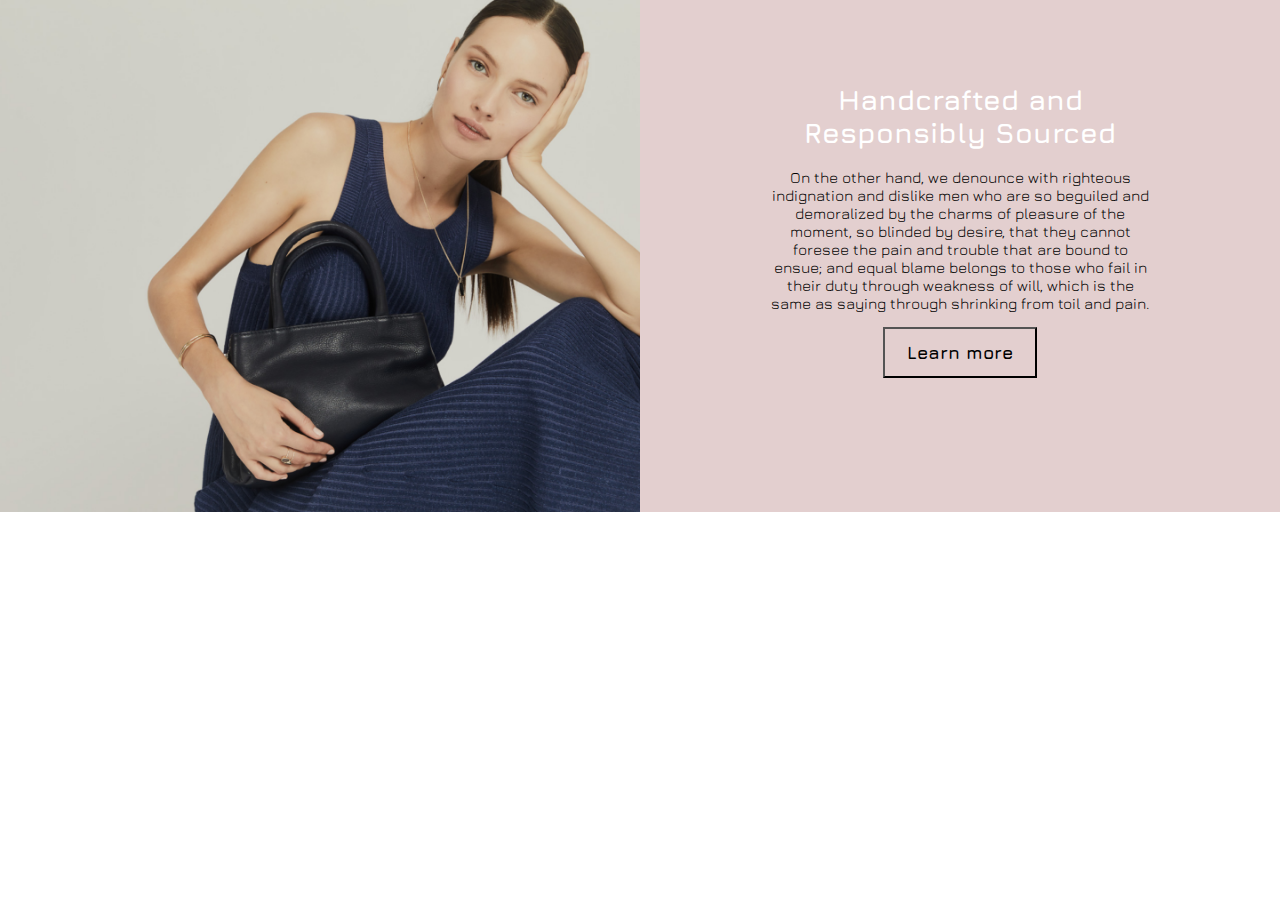
<file: task1/index.html>
<!DOCTYPE html>
<html lang="en">
<head>
    <meta charset="UTF-8">
    <meta http-equiv="X-UA-Compatible" content="IE=edge">
    <meta name="viewport" content="width=device-width, initial-scale=1.0">
    <link rel="stylesheet" href="./style.css">
    <link href="https://fonts.googleapis.com/css2?family=Jura:wght@600;700&display=swap" rel="stylesheet">
    
    
    
    <title>Task 1 Read more</title>
</head>
<body>

    <div class="main">
        <div class="image">
            <img class="image" src="task1imgd.png">
        </div>
        <div class="text" id="text">
            <h1 class="heading">Handcrafted and Responsibly Sourced</h1>
            <p class="paragraph">On the other hand, we denounce with righteous indignation and dislike men who are so beguiled and demoralized by the charms of
                 pleasure of the moment, so blinded by desire, that they cannot foresee the pain and trouble that are bound to ensue;
                  and equal blame belongs to those who fail in their duty through weakness of will, which is the same as saying through shrinking
                   from toil and pain. </p>
                   <span class="read-more" id="read-more">On the other hand, we denounce with righteous indignation and dislike men who are so beguiled and demoralized by the charms of
                    pleasure of the moment, so blinded by desire, that they cannot foresee the pain and trouble that are bound to ensue;
                     and equal blame belongs to those who fail in their duty through weakness of will, which is the same as saying through shrinking
                      from toil and pain.</span>
                   
            <button onclick="return show_text()" id="learn-more-button" class="learn-more-button"><strong>Learn more</strong></button>
        </div>
    </div>
    
      <script src="script.js"></script>
    
    </body>
    
    </html>
</file>
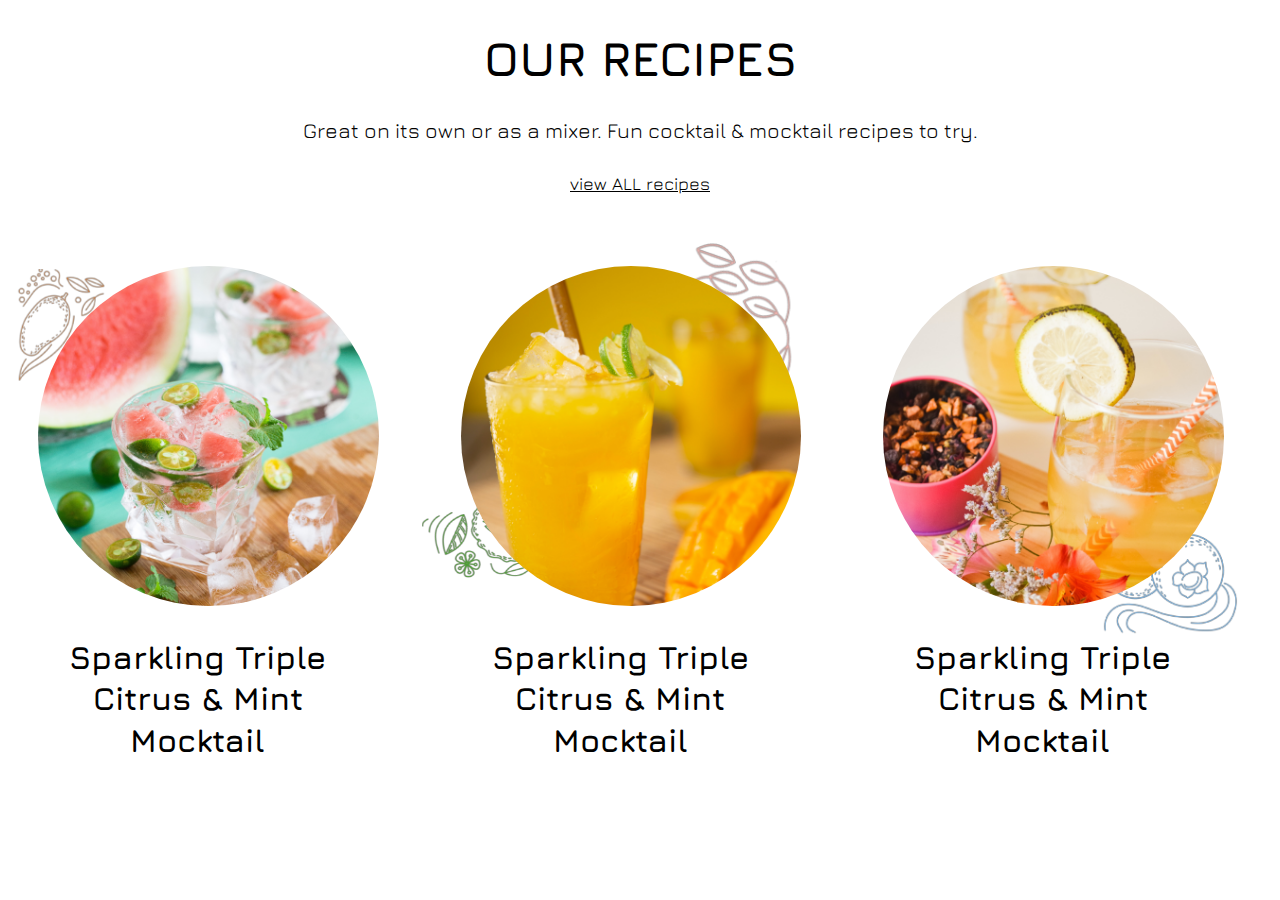
<file: task2/index.html>
<!DOCTYPE html>
<html lang="en">
<head>
    <meta charset="UTF-8">
    <meta http-equiv="X-UA-Compatible" content="IE=edge">
    <meta name="viewport" content="width=device-width, initial-scale=1.0">
    <link rel="stylesheet" href="./style.css">
    <link href="https://fonts.googleapis.com/css2?family=Jura:wght@600;700&display=swap" rel="stylesheet">
    
    
    
    <title>Task 2 recepies</title>
</head>
<body>

    <div class="header">
        <h1 class="headingone">OUR RECIPES</h1>
        <h4 class="headingtwo">Great on its own or as a mixer. Fun cocktail & mocktail recipes to try.</h4>
        <p class="headingthree">view ALL recipes</p>
    </div>

    <div class="main">
        <div class="imageone">
            <img class="image" src="image 5.png">
            <h2>Sparkling Triple Citrus & Mint Mocktail</h2>
            <img class="imgone" src="image 33.png">
        </div>
        <div class="imageone">
            <img class="image" src="image 7.png">
            <h2>Sparkling Triple Citrus & Mint Mocktail</h2>
            <img class="imgtwo" src="image 35.png">
            <img class="imgthree" src="image 37.png">
        </div>
        <div class="imageone">
            <img class="image" src="image 10.png">
            <h2>Sparkling Triple Citrus & Mint Mocktail</h2>
            <img class="imgfour" src="image 38.png">
            
        </div>
    </div>
        
    
      <script src="script.js"></script>
    
    </body>
    
    </html>
</file>
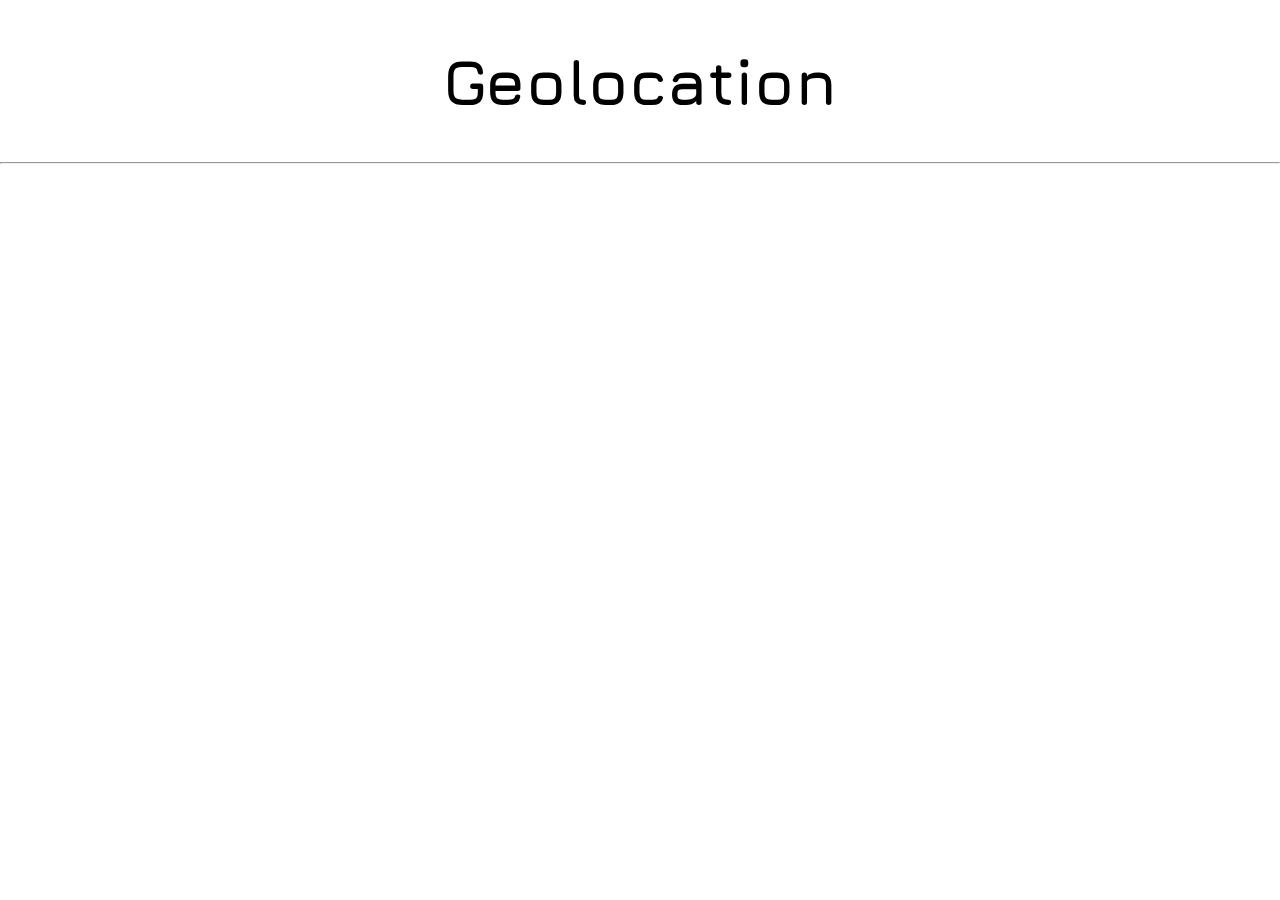
<file: task3/index.html>
<!DOCTYPE html>
<html lang="en">
<head>
    <meta charset="UTF-8">
    <meta http-equiv="X-UA-Compatible" content="IE=edge">
    <meta name="viewport" content="width=device-width, initial-scale=1.0">
    <link rel="stylesheet" href="./style.css">
    <link href="https://fonts.googleapis.com/css2?family=Jura:wght@600;700&display=swap" rel="stylesheet">
    
    
    
    
        <title>Task 3 Geolocation</title>
    </head>
    <body>
        <h1>Geolocation</h1>
        <hr>
        <h4 id="message"></h4>
        <p id="country"> </p>
        <p id="city"> </p>
        <script src="script.js" ></script>
        
    
</body>
</html>
</file>
<file: task1/style.css>
body{
    margin: 0px;
    
}

.main{
    display: flex;
    
}

.image{
    width: 50vw;
    height: 35w;
}
.text{
    background-color: #E3CFCF;
    text-align: center;
    padding-left: 10vw;
    padding-right: 10vw;
    padding-top: 5vw;
    height: 35vw;
}

.heading{
    font-family: 'Jura', sans-serif;
    color: white;
    font-size: 2.2vw;
    
    text-align: center;
}
.paragraph{
    font-family: 'Jura', sans-serif;
    color: rgb(0, 0, 0);
    font-size: 1.2vw;

}
.learn-more-button{
    width: 12vw;
    height: 4vw;
    background:transparent;
    font-family: 'Jura', sans-serif;
    color: rgb(0, 0, 0);
    font-size: 1.4vw;
    

}

.read-more{
    display: none;
    font-family: 'Jura', sans-serif;
    color: rgb(0, 0, 0);
    font-size: 1.2vw;
    
    opacity: 0;
}


@media only screen and (max-width: 377px) {

    .main{
        display: block;
    }
    .image{

        content: url(mobiletask1.png);
        width: 100vw;
    }
    .heading{
        font-size: 6.36vw;
    }
    .paragraph, .read-more{
        font-size:4.24vw;
    }
    .text{
        height: 120vw;
    }
    .learn-more-button{
        width: 35vw;
        height: 15vw;
        font-size: 4vw;
    }

    
}
</file>
<file: task2/style.css>
body{
    margin: 0px;
    
}

.header{
    text-align: center;
    height: 18.25vw;
}
.headingone{
    font-family: 'Jura', 'Sans serif';
    line-height: 110%;
    color: black;
    font-size:3.75vw ;

}
.headingtwo{
    font-family: 'Jura', 'Sans serif';
    font-weight: 400;
    line-height: 130%;
    color: black;
    font-size:1.64vw ;

}
.headingthree{
    font-family: 'Jura', 'Sans serif';
    line-height: 130%;
    color: black;
    font-size:1.4vw ;
    text-decoration: underline;

}




.main{
    display: flex;
    width: 99vw;
    
}
.imageone{
    width: 27.33vw;
    padding-left: 3vw;
    padding-right: 3vw;
    
}
.image{
    border-radius: 20vw;
    width: 26.6vw;
}
h2{
    font-family: 'Jura', 'Sans serif';
    
    line-height: 130%;
    color: black;
    font-size:2.5vw ;
    text-align: center;
    width: 24.93vw;
}
.imgone{
    top: 21vw;
    bottom: 0vw;
    position: absolute;
    left: 0vw;
    z-index: -3;
    width: 8.75vw;
}
.imgtwo{
    top: 38vw;
    bottom: 0vw;
    position: absolute;
    left: 33vw;
    z-index: -3;
    width: 8.75vw;
}


.imgthree{
    top: 19vw;
    bottom: 0vw;
    position: absolute;
    left: 51vw;
    z-index: -3;
    width: 12.75vw;
}
.imgfour{
    top: 39vw;
    bottom: 0vw;
    position: absolute;
    left: 86vw;
    z-index: -3;
    width: 10.75vw;
}








@media only screen and (max-width: 377px) {

    .main{
        display: block;
    }
    .header{
        height: 60vw;
    }
    .headingone{
        font-size: 9.5vw;
    }
    .headingtwo{
        font-size: 5.3vw;
        width: 91vw;
        margin-left: 5vw;
    }
    .headingthree{
        font-size: 5vw;
    }
    .image{
        width:90vw;
        padding-left: 5vw;
        padding-right: 5vw;
        border-radius: 50vw;
    }
    h2{
        font-size: 6.36vw;
        width: 100vw;
    }
    .imgone {
        top: 56vw;
        bottom: 0vw;
        position: absolute;
        left: 0vw;
        z-index: -3;
        width: 35vw;
    }
    .imgtwo {
        top: 252vw;
        bottom: 0vw;
        position: absolute;
        left: 3vw;
        z-index: -3;
        width: 32vw;
    }
    .imgthree {
        top: 181vw;
        bottom: 0vw;
        position: absolute;
        left: 65vw;
        z-index: -3;
        width: 36vw;
    }
    .imgfour {
        top: 365vw;
        bottom: 0vw;
        position: absolute;
        left: 71vw;
        z-index: -3;
        width: 30vw;
    }

    
}
</file>
<file: task3/style.css>
body{
    margin: 0px;
    text-align: center;
    
}

h1{
    font-family: 'Jura', 'Sans serif';
    font-size: 5vw;
}
#message{
    font-family: 'Jura', 'Sans serif';
    font-size: 2vw;
    color: rgb(45, 142, 45);

}
#country{
    font-family: 'Jura', 'Sans serif';
    font-size: 4vw;
    color: rgb(111, 205, 29);
}


#city{
    font-family: 'Jura', 'Sans serif';
    font-size: 3vw;
    color: rgb(45, 121, 142);
}






@media only screen and (max-width: 377px) {

    .main{
        display: block;
    }
    .header{
        height: 60vw;
    }
    .headingone{
        font-size: 9.5vw;
    }
    .headingtwo{
        font-size: 5.3vw;
        width: 91vw;
        margin-left: 5vw;
    }
    .headingthree{
        font-size: 5vw;
    }
    .image{
        width:90vw;
        padding-left: 5vw;
        padding-right: 5vw;
        border-radius: 50vw;
    }
    h2{
        font-size: 6.36vw;
        width: 100vw;
    }
    .imgone {
        top: 56vw;
        bottom: 0vw;
        position: absolute;
        left: 0vw;
        z-index: -3;
        width: 35vw;
    }
    .imgtwo {
        top: 252vw;
        bottom: 0vw;
        position: absolute;
        left: 3vw;
        z-index: -3;
        width: 32vw;
    }
    .imgthree {
        top: 181vw;
        bottom: 0vw;
        position: absolute;
        left: 65vw;
        z-index: -3;
        width: 36vw;
    }
    .imgfour {
        top: 365vw;
        bottom: 0vw;
        position: absolute;
        left: 71vw;
        z-index: -3;
        width: 30vw;
    }

    
}
</file>
